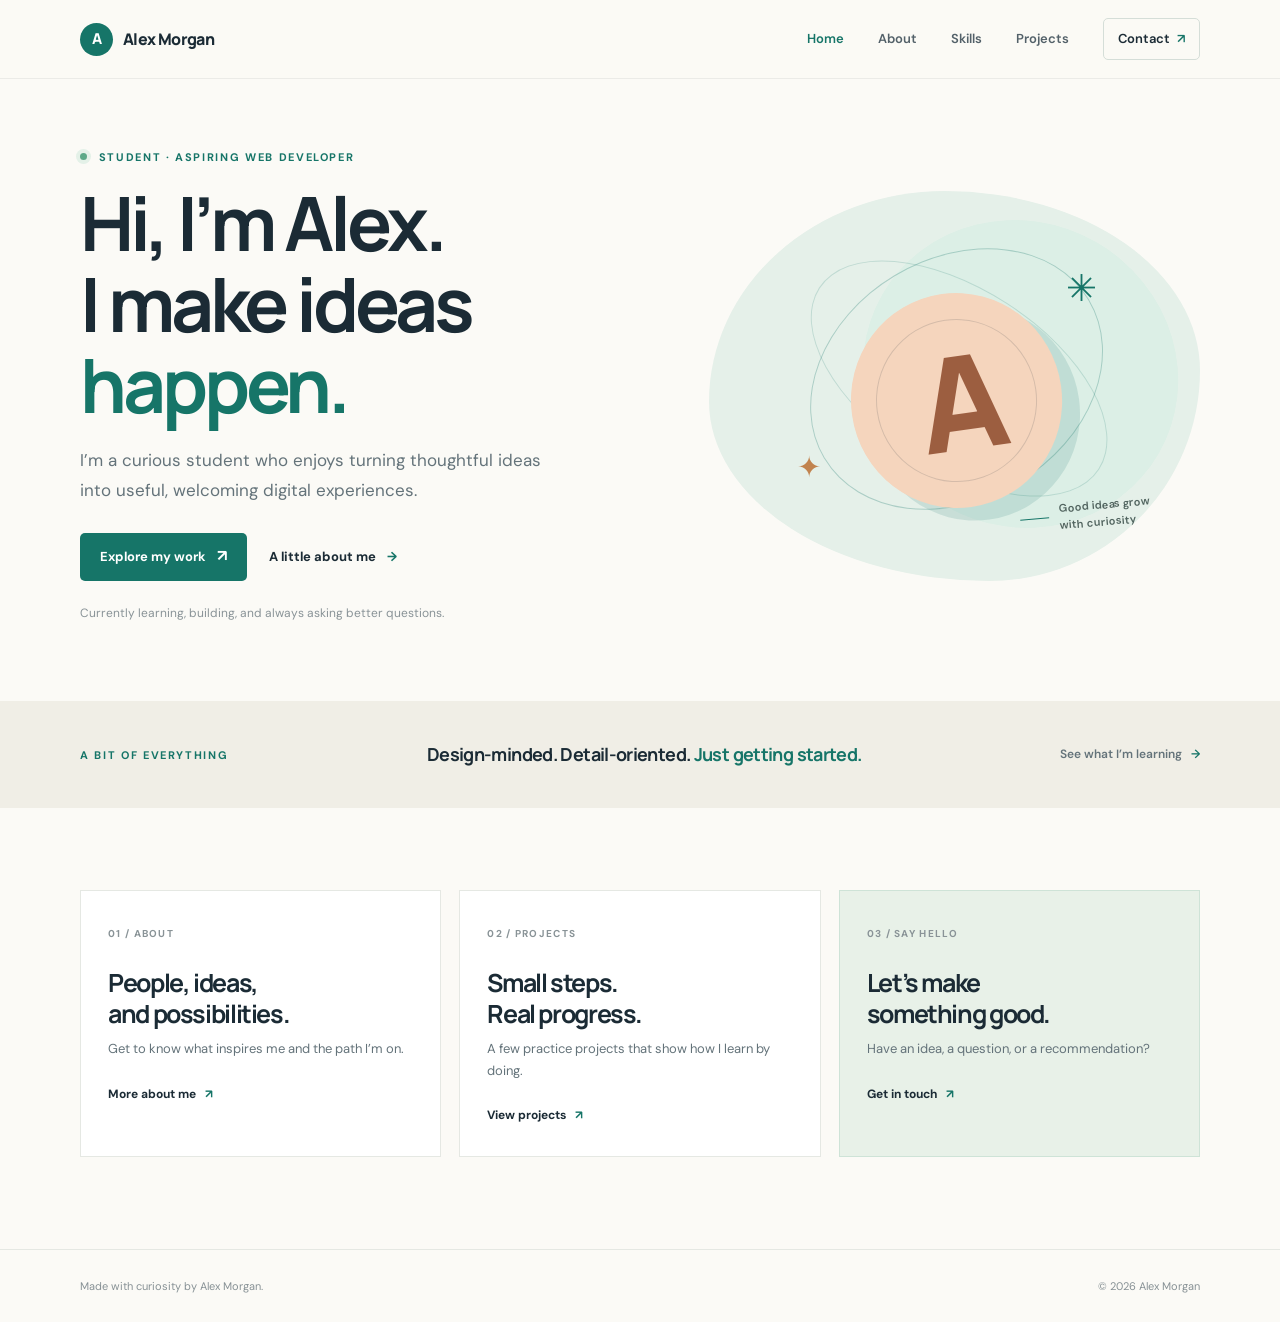
<file: index.html>
<!doctype html>
<html lang="en">
<head>
  <meta charset="utf-8">
  <meta name="viewport" content="width=device-width, initial-scale=1">
  <meta name="description" content="Alex Morgan's personal portfolio: a student, creative problem solver, and aspiring web developer.">
  <title>Alex Morgan | Home</title>
  <link rel="preconnect" href="https://fonts.googleapis.com">
  <link rel="preconnect" href="https://fonts.gstatic.com" crossorigin>
  <link href="https://fonts.googleapis.com/css2?family=DM+Sans:wght@400;500;600;700&family=Manrope:wght@400;500;600;700;800&display=swap" rel="stylesheet">
  <link rel="stylesheet" href="style.css">
  <script src="script.js" defer></script>
</head>
<body>
  <a class="skip-link" href="#main">Skip to content</a>
  <header class="site-header">
    <div class="container header-inner">
      <a class="brand" href="index.html" aria-label="Alex Morgan home"><span class="brand-mark">A</span> Alex Morgan</a>
      <button class="menu-toggle" type="button" aria-expanded="false" aria-controls="site-nav">
        <span class="menu-icon" aria-hidden="true"></span><span class="sr-only">Toggle navigation</span>
      </button>
      <nav class="site-nav" id="site-nav" aria-label="Main navigation">
        <a href="index.html" aria-current="page">Home</a>
        <a href="about.html">About</a>
        <a href="skills.html">Skills</a>
        <a href="projects.html">Projects</a>
        <a class="nav-contact" href="contact.html">Contact <span aria-hidden="true">↗</span></a>
      </nav>
    </div>
  </header>
  <main id="main">
    <section class="hero container">
      <div class="hero-copy">
        <p class="eyebrow"><span class="status-dot"></span> Student · Aspiring web developer</p>
        <h1>Hi, I’m Alex.<br>I make ideas <span class="text-accent">happen.</span></h1>
        <p class="hero-intro">I’m a curious student who enjoys turning thoughtful ideas into useful, welcoming digital experiences.</p>
        <div class="button-row">
          <a class="button button-primary" href="projects.html">Explore my work <span aria-hidden="true">↗</span></a>
          <a class="button button-text" href="about.html">A little about me <span aria-hidden="true">→</span></a>
        </div>
        <p class="hero-note">Currently learning, building, and always asking better questions.</p>
      </div>
      <div class="hero-art" aria-label="Abstract illustration representing creativity">
        <div class="art-orbit orbit-one"></div>
        <div class="art-orbit orbit-two"></div>
        <div class="art-sun"><span>A</span></div>
        <span class="art-spark spark-one" aria-hidden="true">✳</span>
        <span class="art-spark spark-two" aria-hidden="true">✦</span>
        <div class="art-caption"><span class="caption-line"></span><span>Good ideas grow<br>with curiosity.</span></div>
      </div>
    </section>
    <section class="intro-strip">
      <div class="container intro-strip-inner">
        <p class="eyebrow">A bit of everything</p>
        <p>Design-minded. Detail-oriented. <span>Just getting started.</span></p>
        <a href="skills.html" aria-label="See my skills">See what I’m learning <span aria-hidden="true">→</span></a>
      </div>
    </section>
    <section class="container home-cards section-spacing">
      <article class="home-card">
        <span class="card-number">01 / ABOUT</span>
        <h2>People, ideas,<br>and possibilities.</h2>
        <p>Get to know what inspires me and the path I’m on.</p>
        <a class="arrow-link" href="about.html">More about me <span aria-hidden="true">↗</span></a>
      </article>
      <article class="home-card">
        <span class="card-number">02 / PROJECTS</span>
        <h2>Small steps.<br>Real progress.</h2>
        <p>A few practice projects that show how I learn by doing.</p>
        <a class="arrow-link" href="projects.html">View projects <span aria-hidden="true">↗</span></a>
      </article>
      <article class="home-card card-highlight">
        <span class="card-number">03 / SAY HELLO</span>
        <h2>Let’s make<br>something good.</h2>
        <p>Have an idea, a question, or a recommendation?</p>
        <a class="arrow-link" href="contact.html">Get in touch <span aria-hidden="true">↗</span></a>
      </article>
    </section>
  </main>
  <footer class="site-footer">
    <div class="container footer-inner">
      <p>Made with curiosity by Alex Morgan.</p>
      <p>© <span data-current-year>2026</span> Alex Morgan</p>
    </div>
  </footer>
</body>
</html>
</file>
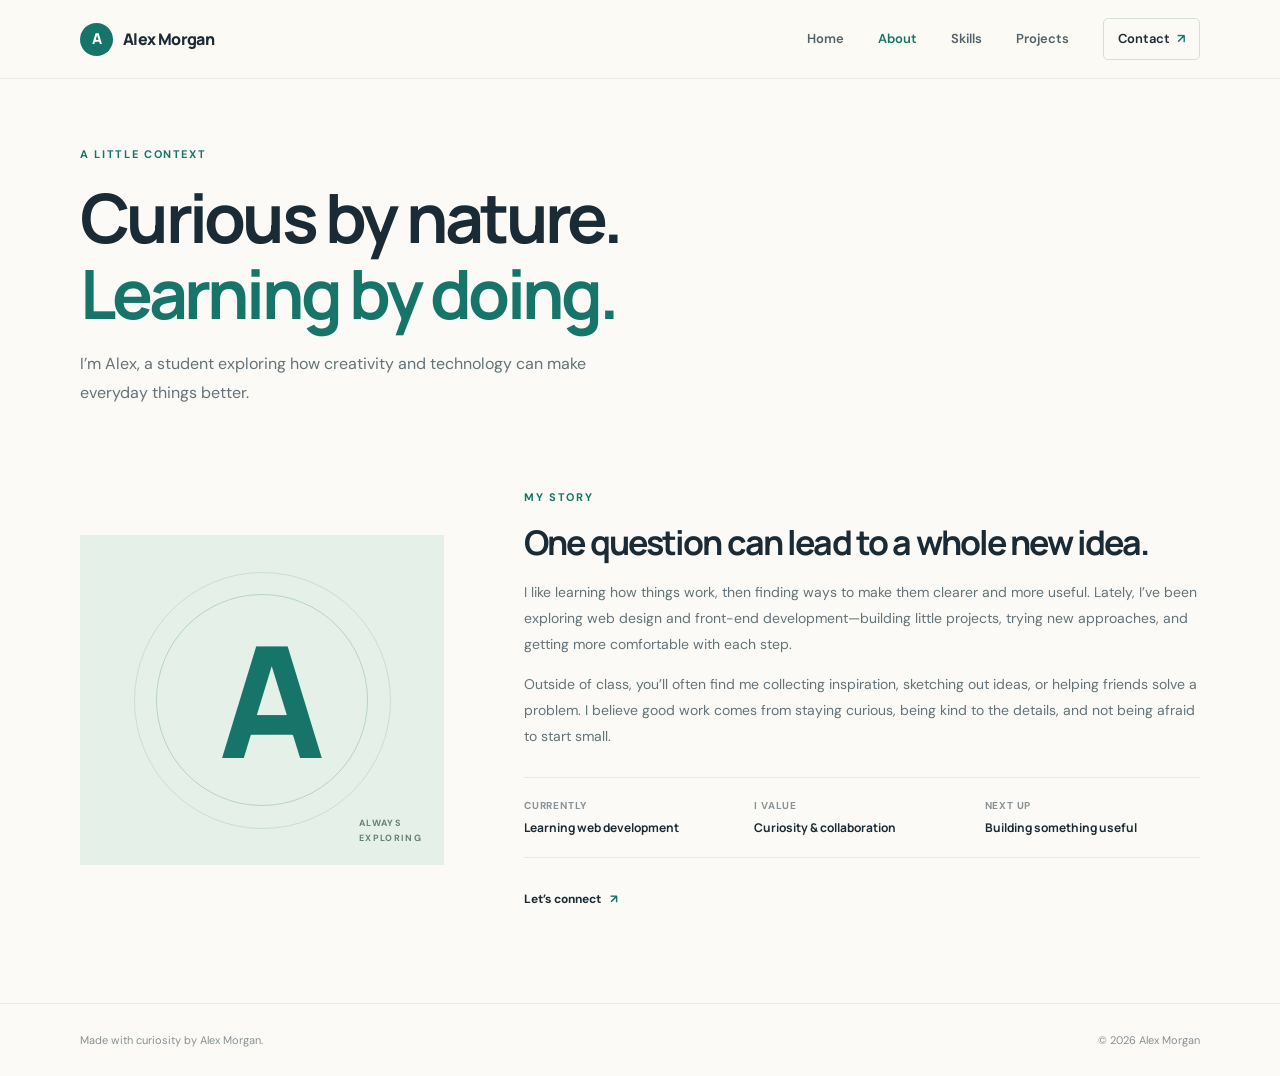
<file: about.html>
<!doctype html>
<html lang="en">
<head>
  <meta charset="utf-8">
  <meta name="viewport" content="width=device-width, initial-scale=1">
  <meta name="description" content="Learn about Alex Morgan, a student exploring design, technology, and web development.">
  <title>Alex Morgan | About</title>
  <link rel="preconnect" href="https://fonts.googleapis.com">
  <link rel="preconnect" href="https://fonts.gstatic.com" crossorigin>
  <link href="https://fonts.googleapis.com/css2?family=DM+Sans:wght@400;500;600;700&family=Manrope:wght@400;500;600;700;800&display=swap" rel="stylesheet">
  <link rel="stylesheet" href="style.css">
  <script src="script.js" defer></script>
</head>
<body>
  <a class="skip-link" href="#main">Skip to content</a>
  <header class="site-header">
    <div class="container header-inner">
      <a class="brand" href="index.html" aria-label="Alex Morgan home"><span class="brand-mark">A</span> Alex Morgan</a>
      <button class="menu-toggle" type="button" aria-expanded="false" aria-controls="site-nav">
        <span class="menu-icon" aria-hidden="true"></span><span class="sr-only">Toggle navigation</span>
      </button>
      <nav class="site-nav" id="site-nav" aria-label="Main navigation">
        <a href="index.html">Home</a>
        <a href="about.html" aria-current="page">About</a>
        <a href="skills.html">Skills</a>
        <a href="projects.html">Projects</a>
        <a class="nav-contact" href="contact.html">Contact <span aria-hidden="true">↗</span></a>
      </nav>
    </div>
  </header>
  <main id="main" class="container page-main">
    <section class="page-heading">
      <p class="eyebrow">A little context</p>
      <h1>Curious by nature.<br><span class="text-accent">Learning by doing.</span></h1>
      <p class="page-lede">I’m Alex, a student exploring how creativity and technology can make everyday things better.</p>
    </section>
    <section class="about-layout section-spacing">
      <div class="about-monogram" aria-label="Decorative A monogram"><span>A</span><small>ALWAYS<br>EXPLORING</small></div>
      <div class="about-copy">
        <p class="eyebrow">My story</p>
        <h2>One question can lead to a whole new idea.</h2>
        <p>I like learning how things work, then finding ways to make them clearer and more useful. Lately, I’ve been exploring web design and front-end development—building little projects, trying new approaches, and getting more comfortable with each step.</p>
        <p>Outside of class, you’ll often find me collecting inspiration, sketching out ideas, or helping friends solve a problem. I believe good work comes from staying curious, being kind to the details, and not being afraid to start small.</p>
        <div class="about-facts">
          <div><span class="fact-label">Currently</span><strong>Learning web development</strong></div>
          <div><span class="fact-label">I value</span><strong>Curiosity &amp; collaboration</strong></div>
          <div><span class="fact-label">Next up</span><strong>Building something useful</strong></div>
        </div>
        <a class="arrow-link" href="contact.html">Let’s connect <span aria-hidden="true">↗</span></a>
      </div>
    </section>
  </main>
  <footer class="site-footer">
    <div class="container footer-inner">
      <p>Made with curiosity by Alex Morgan.</p>
      <p>© <span data-current-year>2026</span> Alex Morgan</p>
    </div>
  </footer>
</body>
</html>
</file>
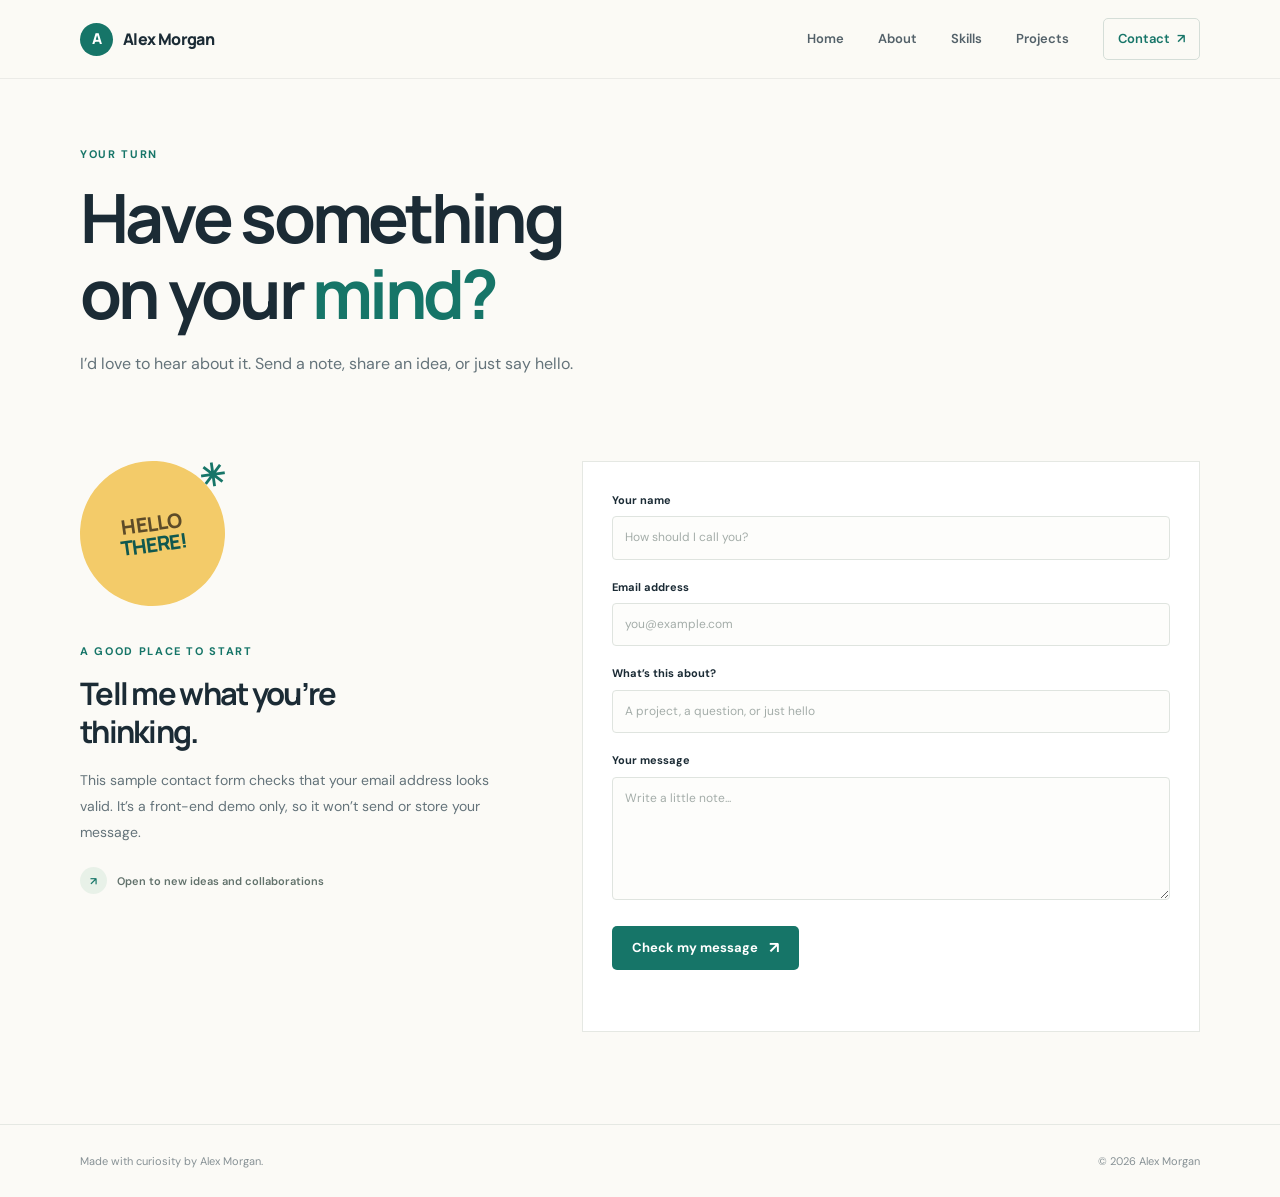
<file: contact.html>
<!doctype html>
<html lang="en">
<head>
  <meta charset="utf-8">
  <meta name="viewport" content="width=device-width, initial-scale=1">
  <meta name="description" content="Contact Alex Morgan to share an idea, ask a question, or talk about a project.">
  <title>Alex Morgan | Contact</title>
  <link rel="preconnect" href="https://fonts.googleapis.com">
  <link rel="preconnect" href="https://fonts.gstatic.com" crossorigin>
  <link href="https://fonts.googleapis.com/css2?family=DM+Sans:wght@400;500;600;700&family=Manrope:wght@400;500;600;700;800&display=swap" rel="stylesheet">
  <link rel="stylesheet" href="style.css">
  <script src="script.js" defer></script>
</head>
<body>
  <a class="skip-link" href="#main">Skip to content</a>
  <header class="site-header">
    <div class="container header-inner">
      <a class="brand" href="index.html" aria-label="Alex Morgan home"><span class="brand-mark">A</span> Alex Morgan</a>
      <button class="menu-toggle" type="button" aria-expanded="false" aria-controls="site-nav">
        <span class="menu-icon" aria-hidden="true"></span><span class="sr-only">Toggle navigation</span>
      </button>
      <nav class="site-nav" id="site-nav" aria-label="Main navigation">
        <a href="index.html">Home</a>
        <a href="about.html">About</a>
        <a href="skills.html">Skills</a>
        <a href="projects.html">Projects</a>
        <a class="nav-contact" href="contact.html" aria-current="page">Contact <span aria-hidden="true">↗</span></a>
      </nav>
    </div>
  </header>
  <main id="main" class="container page-main">
    <section class="page-heading">
      <p class="eyebrow">Your turn</p>
      <h1>Have something<br>on your <span class="text-accent">mind?</span></h1>
      <p class="page-lede">I’d love to hear about it. Send a note, share an idea, or just say hello.</p>
    </section>
    <section class="contact-layout section-spacing">
      <div class="contact-aside">
        <div class="contact-sticker" aria-hidden="true">HELLO<br><span>THERE!</span><b>✳</b></div>
        <p class="eyebrow">A good place to start</p>
        <h2>Tell me what you’re thinking.</h2>
        <p>This sample contact form checks that your email address looks valid. It’s a front-end demo only, so it won’t send or store your message.</p>
        <div class="contact-detail"><span class="detail-icon" aria-hidden="true">↗</span><span>Open to new ideas and collaborations</span></div>
      </div>
      <form class="contact-form" id="contact-form">
        <div class="form-row">
          <label for="name">Your name</label>
          <input id="name" name="name" type="text" autocomplete="name" placeholder="How should I call you?" required>
        </div>
        <div class="form-row">
          <label for="email">Email address</label>
          <input id="email" name="email" type="email" autocomplete="email" placeholder="you@example.com" required>
        </div>
        <div class="form-row">
          <label for="subject">What’s this about?</label>
          <input id="subject" name="subject" type="text" placeholder="A project, a question, or just hello">
        </div>
        <div class="form-row">
          <label for="message">Your message</label>
          <textarea id="message" name="message" rows="5" placeholder="Write a little note..." required></textarea>
        </div>
        <button class="button button-primary form-submit" type="submit">Check my message <span aria-hidden="true">↗</span></button>
        <p class="form-status" id="form-status" role="status" aria-live="polite"></p>
      </form>
    </section>
  </main>
  <footer class="site-footer">
    <div class="container footer-inner">
      <p>Made with curiosity by Alex Morgan.</p>
      <p>© <span data-current-year>2026</span> Alex Morgan</p>
    </div>
  </footer>
</body>
</html>
</file>
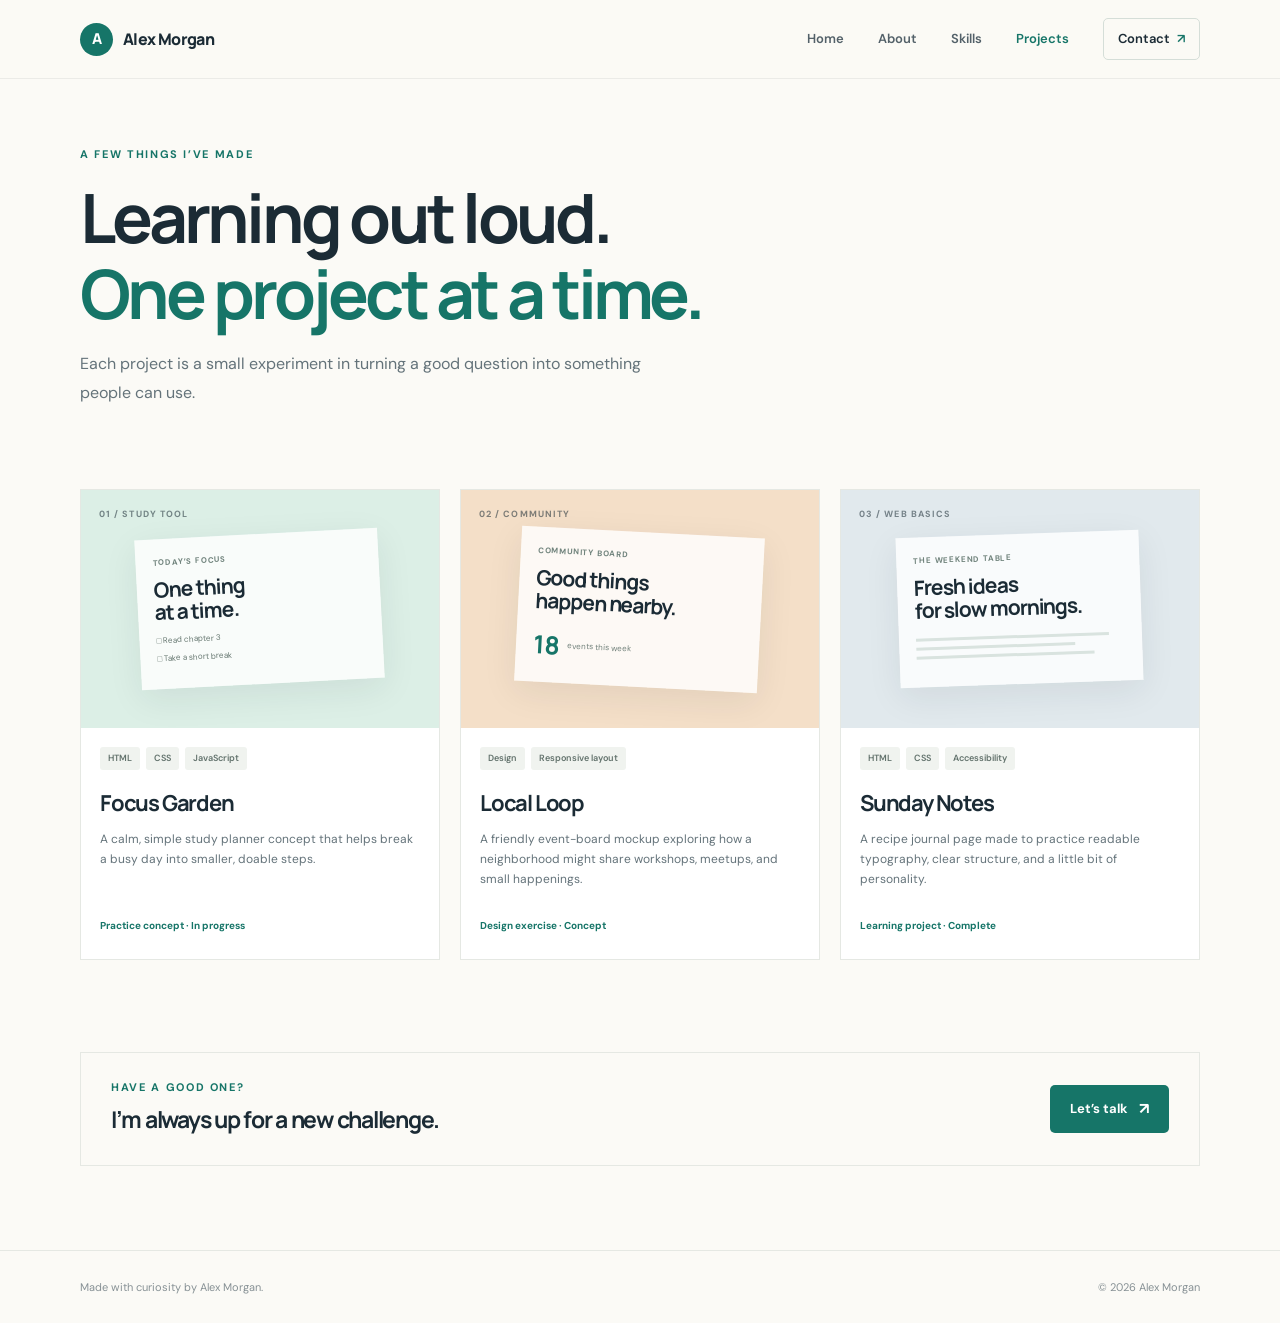
<file: projects.html>
<!doctype html>
<html lang="en">
<head>
  <meta charset="utf-8">
  <meta name="viewport" content="width=device-width, initial-scale=1">
  <meta name="description" content="A selection of Alex Morgan's student practice projects in web development and design.">
  <title>Alex Morgan | Projects</title>
  <link rel="preconnect" href="https://fonts.googleapis.com">
  <link rel="preconnect" href="https://fonts.gstatic.com" crossorigin>
  <link href="https://fonts.googleapis.com/css2?family=DM+Sans:wght@400;500;600;700&family=Manrope:wght@400;500;600;700;800&display=swap" rel="stylesheet">
  <link rel="stylesheet" href="style.css">
  <script src="script.js" defer></script>
</head>
<body>
  <a class="skip-link" href="#main">Skip to content</a>
  <header class="site-header">
    <div class="container header-inner">
      <a class="brand" href="index.html" aria-label="Alex Morgan home"><span class="brand-mark">A</span> Alex Morgan</a>
      <button class="menu-toggle" type="button" aria-expanded="false" aria-controls="site-nav">
        <span class="menu-icon" aria-hidden="true"></span><span class="sr-only">Toggle navigation</span>
      </button>
      <nav class="site-nav" id="site-nav" aria-label="Main navigation">
        <a href="index.html">Home</a>
        <a href="about.html">About</a>
        <a href="skills.html">Skills</a>
        <a href="projects.html" aria-current="page">Projects</a>
        <a class="nav-contact" href="contact.html">Contact <span aria-hidden="true">↗</span></a>
      </nav>
    </div>
  </header>
  <main id="main" class="container page-main">
    <section class="page-heading">
      <p class="eyebrow">A few things I’ve made</p>
      <h1>Learning out loud.<br><span class="text-accent">One project at a time.</span></h1>
      <p class="page-lede">Each project is a small experiment in turning a good question into something people can use.</p>
    </section>
    <section class="project-grid section-spacing">
      <article class="project-card">
        <div class="project-art project-art-one"><span class="project-art-label">01 / STUDY TOOL</span><div class="study-preview"><span>today’s focus</span><strong>One thing<br>at a time.</strong><i>□ Read chapter 3</i><i>□ Take a short break</i></div></div>
        <div class="project-info"><div class="project-tags"><span>HTML</span><span>CSS</span><span>JavaScript</span></div><h2>Focus Garden</h2><p>A calm, simple study planner concept that helps break a busy day into smaller, doable steps.</p><span class="project-status">Practice concept · In progress</span></div>
      </article>
      <article class="project-card">
        <div class="project-art project-art-two"><span class="project-art-label">02 / COMMUNITY</span><div class="event-preview"><span>COMMUNITY BOARD</span><strong>Good things<br>happen nearby.</strong><div><b>18</b><small>events this week</small></div></div></div>
        <div class="project-info"><div class="project-tags"><span>Design</span><span>Responsive layout</span></div><h2>Local Loop</h2><p>A friendly event-board mockup exploring how a neighborhood might share workshops, meetups, and small happenings.</p><span class="project-status">Design exercise · Concept</span></div>
      </article>
      <article class="project-card">
        <div class="project-art project-art-three"><span class="project-art-label">03 / WEB BASICS</span><div class="recipe-preview"><span>THE WEEKEND TABLE</span><strong>Fresh ideas<br>for slow mornings.</strong><div class="recipe-lines"><i></i><i></i><i></i></div></div></div>
        <div class="project-info"><div class="project-tags"><span>HTML</span><span>CSS</span><span>Accessibility</span></div><h2>Sunday Notes</h2><p>A recipe journal page made to practice readable typography, clear structure, and a little bit of personality.</p><span class="project-status">Learning project · Complete</span></div>
      </article>
    </section>
    <section class="project-cta">
      <div><p class="eyebrow">Have a good one?</p><h2>I’m always up for a new challenge.</h2></div>
      <a class="button button-primary" href="contact.html">Let’s talk <span aria-hidden="true">↗</span></a>
    </section>
  </main>
  <footer class="site-footer">
    <div class="container footer-inner">
      <p>Made with curiosity by Alex Morgan.</p>
      <p>© <span data-current-year>2026</span> Alex Morgan</p>
    </div>
  </footer>
</body>
</html>
</file>
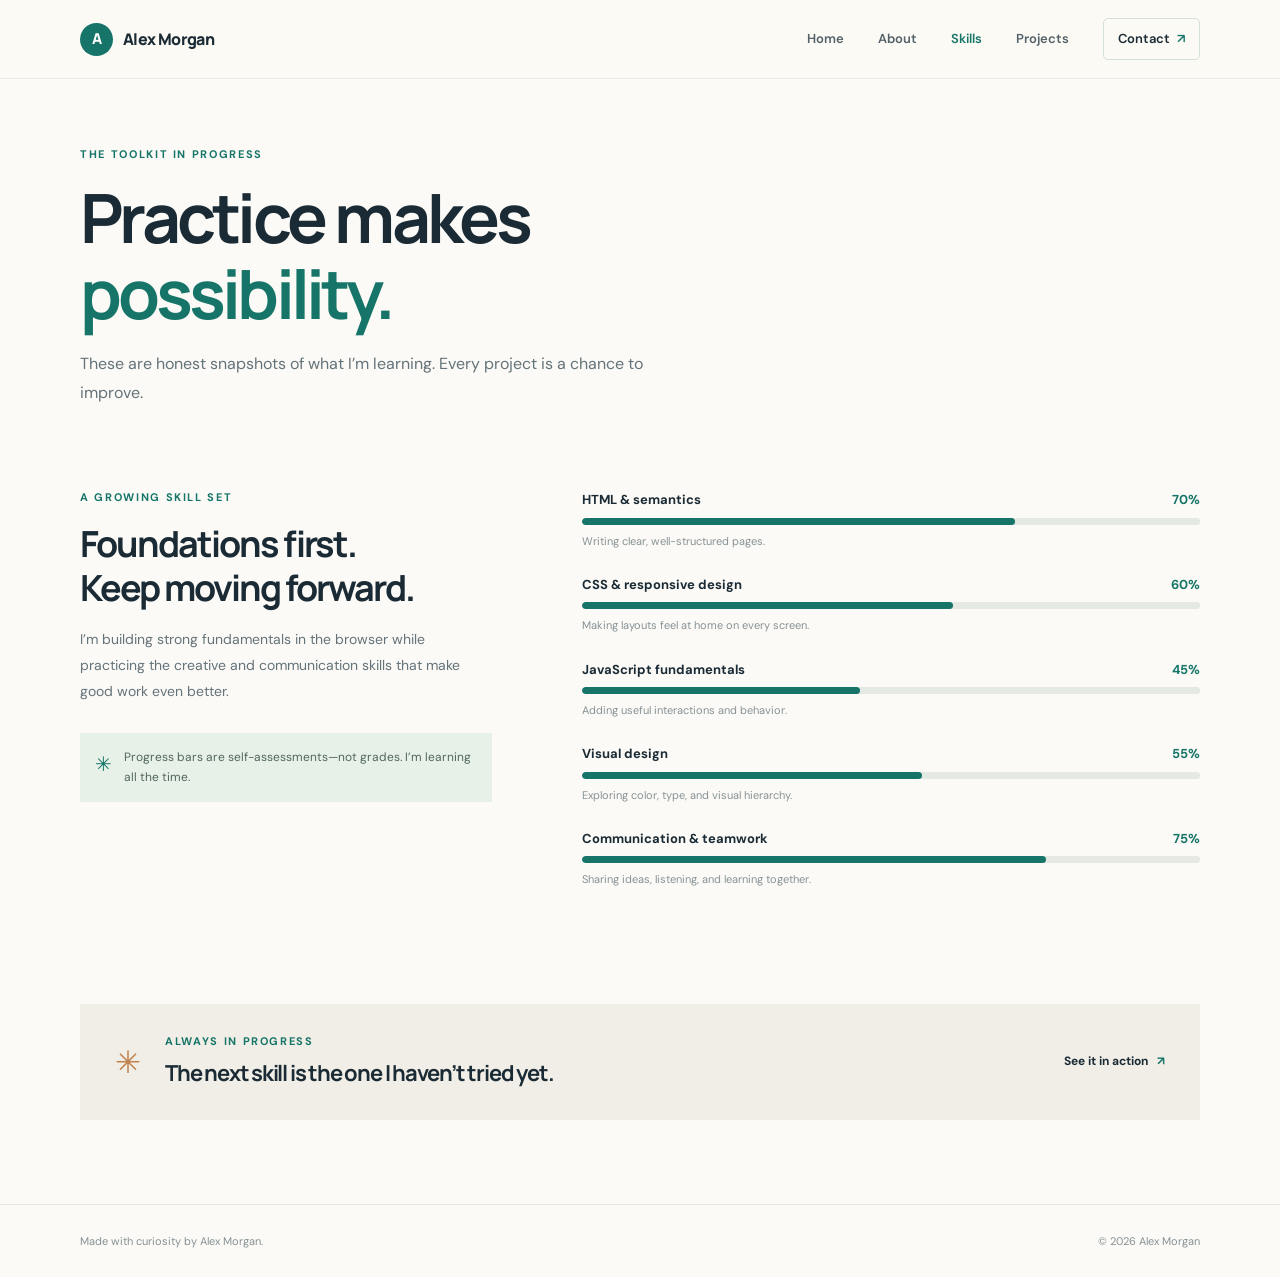
<file: skills.html>
<!doctype html>
<html lang="en">
<head>
  <meta charset="utf-8">
  <meta name="viewport" content="width=device-width, initial-scale=1">
  <meta name="description" content="Explore Alex Morgan's developing skills in web development, design, and collaboration.">
  <title>Alex Morgan | Skills</title>
  <link rel="preconnect" href="https://fonts.googleapis.com">
  <link rel="preconnect" href="https://fonts.gstatic.com" crossorigin>
  <link href="https://fonts.googleapis.com/css2?family=DM+Sans:wght@400;500;600;700&family=Manrope:wght@400;500;600;700;800&display=swap" rel="stylesheet">
  <link rel="stylesheet" href="style.css">
  <script src="script.js" defer></script>
</head>
<body>
  <a class="skip-link" href="#main">Skip to content</a>
  <header class="site-header">
    <div class="container header-inner">
      <a class="brand" href="index.html" aria-label="Alex Morgan home"><span class="brand-mark">A</span> Alex Morgan</a>
      <button class="menu-toggle" type="button" aria-expanded="false" aria-controls="site-nav">
        <span class="menu-icon" aria-hidden="true"></span><span class="sr-only">Toggle navigation</span>
      </button>
      <nav class="site-nav" id="site-nav" aria-label="Main navigation">
        <a href="index.html">Home</a>
        <a href="about.html">About</a>
        <a href="skills.html" aria-current="page">Skills</a>
        <a href="projects.html">Projects</a>
        <a class="nav-contact" href="contact.html">Contact <span aria-hidden="true">↗</span></a>
      </nav>
    </div>
  </header>
  <main id="main" class="container page-main">
    <section class="page-heading">
      <p class="eyebrow">The toolkit in progress</p>
      <h1>Practice makes<br><span class="text-accent">possibility.</span></h1>
      <p class="page-lede">These are honest snapshots of what I’m learning. Every project is a chance to improve.</p>
    </section>
    <section class="skills-layout section-spacing">
      <div class="skills-intro">
        <p class="eyebrow">A growing skill set</p>
        <h2>Foundations first.<br>Keep moving forward.</h2>
        <p>I’m building strong fundamentals in the browser while practicing the creative and communication skills that make good work even better.</p>
        <div class="skills-note"><span aria-hidden="true">✳</span><p>Progress bars are self-assessments—not grades. I’m learning all the time.</p></div>
      </div>
      <div class="skill-list">
        <div class="skill-item">
          <div class="skill-label"><span>HTML &amp; semantics</span><span>70%</span></div>
          <progress value="70" max="100" aria-label="HTML and semantics: 70 percent">70%</progress>
          <p>Writing clear, well-structured pages.</p>
        </div>
        <div class="skill-item">
          <div class="skill-label"><span>CSS &amp; responsive design</span><span>60%</span></div>
          <progress value="60" max="100" aria-label="CSS and responsive design: 60 percent">60%</progress>
          <p>Making layouts feel at home on every screen.</p>
        </div>
        <div class="skill-item">
          <div class="skill-label"><span>JavaScript fundamentals</span><span>45%</span></div>
          <progress value="45" max="100" aria-label="JavaScript fundamentals: 45 percent">45%</progress>
          <p>Adding useful interactions and behavior.</p>
        </div>
        <div class="skill-item">
          <div class="skill-label"><span>Visual design</span><span>55%</span></div>
          <progress value="55" max="100" aria-label="Visual design: 55 percent">55%</progress>
          <p>Exploring color, type, and visual hierarchy.</p>
        </div>
        <div class="skill-item">
          <div class="skill-label"><span>Communication &amp; teamwork</span><span>75%</span></div>
          <progress value="75" max="100" aria-label="Communication and teamwork: 75 percent">75%</progress>
          <p>Sharing ideas, listening, and learning together.</p>
        </div>
      </div>
    </section>
    <section class="learning-banner">
      <span class="banner-star" aria-hidden="true">✳</span>
      <div><p class="eyebrow">Always in progress</p><h2>The next skill is the one I haven’t tried yet.</h2></div>
      <a class="arrow-link" href="projects.html">See it in action <span aria-hidden="true">↗</span></a>
    </section>
  </main>
  <footer class="site-footer">
    <div class="container footer-inner">
      <p>Made with curiosity by Alex Morgan.</p>
      <p>© <span data-current-year>2026</span> Alex Morgan</p>
    </div>
  </footer>
</body>
</html>
</file>
<file: style.css>
:root {
  color-scheme: light;
  --ink: #1b2b35;
  --muted: #64737a;
  --paper: #fbfaf6;
  --white: #fff;
  --line: #e5e8e3;
  --teal: #167568;
  --teal-dark: #10584f;
  --mint: #dcefe6;
  --peach: #f5d5bd;
  --yellow: #f3cb69;
  --display: "Manrope", "Segoe UI", sans-serif;
  --body: "DM Sans", "Segoe UI", sans-serif;
}

* { box-sizing: border-box; }
html { scroll-behavior: smooth; }
body { margin: 0; background: var(--paper); color: var(--ink); font-family: var(--body); font-size: 16px; line-height: 1.65; }
a { color: inherit; text-decoration: none; }
button, input, textarea { font: inherit; }
button, a { -webkit-tap-highlight-color: transparent; }
img { display: block; max-width: 100%; }
.container { width: min(1120px, calc(100% - 48px)); margin-inline: auto; }
.sr-only { position: absolute; width: 1px; height: 1px; padding: 0; margin: -1px; overflow: hidden; clip: rect(0, 0, 0, 0); white-space: nowrap; border: 0; }
.skip-link { position: absolute; z-index: 20; top: 8px; left: 8px; padding: 10px 14px; transform: translateY(-160%); background: var(--ink); color: var(--white); border-radius: 6px; }
.skip-link:focus { transform: translateY(0); }
.site-header { position: relative; z-index: 5; border-bottom: 1px solid rgba(27, 43, 53, .07); background: rgba(251, 250, 246, .92); }
.header-inner { min-height: 78px; display: flex; align-items: center; justify-content: space-between; gap: 24px; }
.brand { display: inline-flex; align-items: center; gap: 10px; font-family: var(--display); font-size: 16px; font-weight: 800; letter-spacing: -.04em; }
.brand-mark { display: grid; width: 33px; height: 33px; place-items: center; border-radius: 50%; background: var(--teal); color: var(--white); font-size: 15px; }
.site-nav { display: flex; align-items: center; gap: 34px; }
.site-nav a { color: #536169; font-size: 13px; font-weight: 600; transition: color .2s ease; }
.site-nav a:hover, .site-nav a[aria-current="page"] { color: var(--teal); }
.site-nav .nav-contact { padding: 9px 14px; border: 1px solid #d5ded8; border-radius: 5px; color: var(--ink); }
.nav-contact span { margin-left: 4px; color: var(--teal); }
.menu-toggle { display: none; }
.hero { min-height: 548px; display: grid; grid-template-columns: 1fr .86fr; align-items: center; gap: 58px; padding-block: 70px 78px; }
.eyebrow { margin: 0 0 16px; color: var(--teal); font-size: 11px; font-weight: 700; letter-spacing: .15em; line-height: 1.5; text-transform: uppercase; }
.status-dot { display: inline-block; width: 7px; height: 7px; margin-right: 7px; border-radius: 50%; background: #5da988; vertical-align: 1px; box-shadow: 0 0 0 4px #e4f1e8; }
h1, h2, p { margin-top: 0; }
h1, h2 { font-family: var(--display); letter-spacing: -.055em; }
.hero h1 { margin-bottom: 20px; font-size: clamp(48px, 6vw, 75px); font-weight: 700; line-height: 1.08; }
.text-accent { color: var(--teal); }
.hero-intro { max-width: 475px; margin-bottom: 27px; color: var(--muted); font-size: 17px; line-height: 1.8; }
.button-row { display: flex; flex-wrap: wrap; align-items: center; gap: 22px; }
.button { display: inline-flex; min-height: 48px; align-items: center; justify-content: center; gap: 11px; padding: 0 20px; border: 0; border-radius: 5px; cursor: pointer; font-size: 13px; font-weight: 700; transition: transform .2s ease, background .2s ease; }
.button:hover { transform: translateY(-2px); }
.button-primary { background: var(--teal); color: var(--white); }
.button-primary:hover { background: var(--teal-dark); }
.button-primary span { font-size: 16px; }
.button-text { min-height: 40px; padding: 0; color: var(--ink); }
.button-text span, .arrow-link span { color: var(--teal); }
.hero-note { margin: 23px 0 0; color: #899397; font-size: 12px; }
.hero-art { position: relative; min-height: 390px; overflow: hidden; border-radius: 48% 52% 43% 57% / 54% 46% 54% 46%; background: #e5f0e9; }
.hero-art::before { position: absolute; top: 8%; right: 4%; width: 65%; height: 78%; border-radius: 50%; background: var(--mint); content: ""; transform: rotate(30deg); }
.art-orbit { position: absolute; z-index: 1; top: 17%; left: 19%; width: 63%; height: 62%; border: 1px solid rgba(22, 117, 104, .28); border-radius: 50%; transform: rotate(-31deg); }
.orbit-two { top: 25%; left: 17%; width: 68%; height: 46%; border-color: rgba(22, 117, 104, .18); transform: rotate(33deg); }
.art-sun { position: absolute; z-index: 2; top: 26%; left: 29%; display: grid; width: 43%; aspect-ratio: 1; place-items: center; border-radius: 50%; background: var(--peach); box-shadow: 16px 15px 0 rgba(22, 117, 104, .14); transform: rotate(-8deg); }
.art-sun::after { position: absolute; inset: 12%; border: 1px solid rgba(27, 43, 53, .15); border-radius: 50%; content: ""; }
.art-sun span { color: #9c5e40; font-family: var(--display); font-size: clamp(76px, 11vw, 130px); font-weight: 800; letter-spacing: -.1em; }
.art-spark { position: absolute; z-index: 3; color: var(--teal); }
.spark-one { top: 17%; right: 21%; font-size: 37px; }
.spark-two { bottom: 23%; left: 18%; color: #c1834e; font-size: 29px; }
.art-caption { position: absolute; z-index: 2; right: 10%; bottom: 13%; display: flex; align-items: center; gap: 10px; color: #51645f; font-size: 11px; font-weight: 600; line-height: 1.5; transform: rotate(-5deg); }
.caption-line { width: 29px; height: 1px; background: var(--teal); }
.intro-strip { background: #f0eee6; }
.intro-strip-inner { min-height: 107px; display: flex; align-items: center; justify-content: space-between; gap: 24px; }
.intro-strip .eyebrow { margin: 0; }
.intro-strip-inner > p:nth-child(2) { margin: 0; font-family: var(--display); font-size: 18px; font-weight: 700; letter-spacing: -.035em; }
.intro-strip-inner > p:nth-child(2) span { color: var(--teal); }
.intro-strip a { color: var(--muted); font-size: 12px; font-weight: 600; }
.intro-strip a span { margin-left: 6px; color: var(--teal); }
.section-spacing { margin-top: 82px; margin-bottom: 92px; }
.home-cards { display: grid; grid-template-columns: repeat(3, 1fr); gap: 18px; }
.home-card { min-height: 255px; padding: 28px 27px; border: 1px solid var(--line); background: var(--white); }
.card-number { color: #899397; font-size: 10px; font-weight: 700; letter-spacing: .13em; }
.home-card h2 { margin: 22px 0 9px; font-size: 25px; line-height: 1.23; }
.home-card p { margin-bottom: 20px; color: var(--muted); font-size: 13px; }
.arrow-link { display: inline-flex; align-items: center; gap: 9px; color: var(--ink); font-size: 12px; font-weight: 700; }
.card-highlight { border-color: #cee3d7; background: #e8f1e8; }
.site-footer { border-top: 1px solid var(--line); }
.footer-inner { min-height: 72px; display: flex; align-items: center; justify-content: space-between; gap: 20px; }
.footer-inner p { margin: 0; color: #879195; font-size: 11px; }

.page-main { padding-top: 67px; }
.page-heading { max-width: 740px; }
.page-heading h1 { margin-bottom: 19px; font-size: clamp(43px, 5.7vw, 68px); font-weight: 700; line-height: 1.12; }
.page-lede { max-width: 570px; margin-bottom: 0; color: var(--muted); font-size: 16px; line-height: 1.8; }
.about-layout { display: grid; grid-template-columns: .7fr 1.3fr; align-items: center; gap: 80px; }
.about-monogram { position: relative; display: grid; min-height: 330px; place-items: center; overflow: hidden; background: #e5f0e9; }
.about-monogram::before, .about-monogram::after { position: absolute; width: 210px; height: 210px; border: 1px solid rgba(22, 117, 104, .23); border-radius: 50%; content: ""; }
.about-monogram::after { width: 255px; height: 255px; border-color: rgba(22, 117, 104, .14); }
.about-monogram > span { z-index: 1; color: var(--teal); font-family: var(--display); font-size: 155px; font-weight: 800; letter-spacing: -.13em; }
.about-monogram small { position: absolute; right: 22px; bottom: 20px; color: #668078; font-size: 9px; font-weight: 700; letter-spacing: .15em; line-height: 1.6; }
.about-copy h2, .skills-intro h2, .contact-aside h2 { margin-bottom: 17px; font-size: 34px; line-height: 1.22; }
.about-copy > p:not(.eyebrow), .skills-intro > p:not(.eyebrow), .contact-aside > p:not(.eyebrow) { color: var(--muted); font-size: 14px; line-height: 1.85; }
.about-facts { display: grid; grid-template-columns: repeat(3, 1fr); gap: 15px; margin: 27px 0; padding-block: 20px; border-block: 1px solid var(--line); }
.about-facts div { display: flex; flex-direction: column; gap: 5px; }
.fact-label { color: #899397; font-size: 10px; font-weight: 700; letter-spacing: .08em; text-transform: uppercase; }
.about-facts strong { font-family: var(--display); font-size: 12px; line-height: 1.45; }
.skills-layout { display: grid; grid-template-columns: .8fr 1.2fr; gap: 90px; }
.skills-intro h2 { font-size: 36px; }
.skills-note { display: flex; align-items: flex-start; gap: 12px; margin-top: 29px; padding: 15px; background: #e8f1e8; }
.skills-note > span { color: var(--teal); font-size: 20px; }
.skills-note p { margin: 0; color: #50665e; font-size: 12px; line-height: 1.6; }
.skill-item { margin-bottom: 24px; }
.skill-label { display: flex; justify-content: space-between; gap: 16px; margin-bottom: 7px; font-size: 13px; font-weight: 700; }
.skill-label span:last-child { color: var(--teal); }
progress { display: block; width: 100%; height: 7px; overflow: hidden; border: 0; border-radius: 10px; background: #e5e9e4; appearance: none; }
progress::-webkit-progress-bar { border-radius: 10px; background: #e5e9e4; }
progress::-webkit-progress-value { border-radius: 10px; background: var(--teal); }
progress::-moz-progress-bar { border-radius: 10px; background: var(--teal); }
.skill-item > p { margin: 7px 0 0; color: #879195; font-size: 11px; }
.learning-banner { display: flex; align-items: center; gap: 24px; margin-bottom: 84px; padding: 29px 35px; background: #f0eee6; }
.banner-star { color: #c1834e; font-size: 31px; }
.learning-banner > div { flex: 1; }
.learning-banner .eyebrow { margin-bottom: 5px; }
.learning-banner h2 { margin: 0; font-size: 22px; }
.project-grid { display: grid; grid-template-columns: repeat(3, 1fr); gap: 20px; }
.project-card { overflow: hidden; border: 1px solid var(--line); background: var(--white); }
.project-art { position: relative; display: grid; min-height: 238px; place-items: center; overflow: hidden; }
.project-art-one { background: #dcefe6; }
.project-art-two { background: #f4dfc8; }
.project-art-three { background: #e1e9ed; }
.project-art-label { position: absolute; top: 17px; left: 18px; color: rgba(27, 43, 53, .55); font-size: 9px; font-weight: 700; letter-spacing: .12em; }
.study-preview, .event-preview, .recipe-preview { width: 68%; min-height: 150px; padding: 17px; background: rgba(255,255,255,.82); box-shadow: 0 10px 35px rgba(27,43,53,.08); transform: rotate(-3deg); }
.study-preview > span, .event-preview > span, .recipe-preview > span { display: block; margin-bottom: 9px; color: #70837c; font-size: 8px; font-weight: 700; letter-spacing: .1em; text-transform: uppercase; }
.study-preview strong, .event-preview strong, .recipe-preview strong { display: block; margin-bottom: 10px; font-family: var(--display); font-size: 21px; line-height: 1.08; letter-spacing: -.05em; }
.study-preview i { display: block; margin-top: 5px; color: #667770; font-size: 8px; font-style: normal; }
.event-preview { transform: rotate(3deg); }
.event-preview > div { display: flex; align-items: center; gap: 8px; margin-top: 12px; color: var(--teal); }
.event-preview > div b { font-family: var(--display); font-size: 25px; }
.event-preview > div small { color: #71807a; font-size: 8px; }
.recipe-preview { transform: rotate(-2deg); }
.recipe-lines { display: grid; gap: 6px; margin-top: 16px; }
.recipe-lines i { display: block; width: 92%; height: 3px; background: #d9e3df; }
.recipe-lines i:nth-child(2) { width: 76%; }
.recipe-lines i:nth-child(3) { width: 85%; }
.project-info { padding: 19px 19px 22px; }
.project-tags { display: flex; flex-wrap: wrap; gap: 6px; }
.project-tags span { padding: 4px 8px; border-radius: 3px; background: #f0f3ef; color: #62726c; font-size: 9px; font-weight: 600; }
.project-info h2 { margin: 15px 0 7px; font-size: 22px; }
.project-info p { min-height: 68px; margin-bottom: 14px; color: var(--muted); font-size: 12px; line-height: 1.7; }
.project-status { color: var(--teal); font-size: 10px; font-weight: 700; }
.project-cta { display: flex; align-items: center; justify-content: space-between; gap: 25px; margin: 0 0 84px; padding: 26px 30px; border: 1px solid var(--line); }
.project-cta .eyebrow { margin-bottom: 6px; }
.project-cta h2 { margin: 0; font-size: 23px; }
.contact-layout { display: grid; grid-template-columns: .8fr 1.2fr; gap: 90px; }
.contact-sticker { position: relative; display: grid; width: 145px; height: 145px; margin-bottom: 37px; align-content: center; justify-items: center; border-radius: 50%; background: var(--yellow); color: #5d4b28; font-family: var(--display); font-size: 20px; font-weight: 800; line-height: 1.05; letter-spacing: -.04em; transform: rotate(-8deg); }
.contact-sticker span { color: var(--teal-dark); }
.contact-sticker b { position: absolute; top: 6px; right: -7px; color: var(--teal); font-size: 31px; }
.contact-aside h2 { max-width: 330px; font-size: 31px; }
.contact-detail { display: flex; align-items: center; gap: 10px; margin-top: 22px; color: #62726c; font-size: 11px; font-weight: 600; }
.detail-icon { display: grid; width: 27px; height: 27px; place-items: center; border-radius: 50%; background: #e8f1e8; color: var(--teal); }
.contact-form { padding: 29px; border: 1px solid var(--line); background: var(--white); }
.form-row { margin-bottom: 18px; }
.form-row label { display: block; margin-bottom: 7px; font-size: 11px; font-weight: 700; }
.form-row input, .form-row textarea { width: 100%; padding: 11px 12px; border: 1px solid #dfe4df; border-radius: 4px; outline: none; background: #fdfdfb; color: var(--ink); font-size: 12px; transition: border-color .2s ease, box-shadow .2s ease; }
.form-row input:focus, .form-row textarea:focus { border-color: var(--teal); box-shadow: 0 0 0 3px rgba(22,117,104,.1); }
.form-row input::placeholder, .form-row textarea::placeholder { color: #a4ada9; }
.form-row textarea { min-height: 120px; resize: vertical; }
.form-submit { min-height: 44px; }
.form-status { min-height: 20px; margin: 12px 0 0; color: var(--teal-dark); font-size: 12px; }

@media (max-width: 800px) {
  .site-nav { gap: 19px; }
  .hero { gap: 30px; }
  .hero-art { min-height: 310px; }
  .intro-strip-inner { flex-wrap: wrap; padding-block: 23px; }
  .intro-strip .eyebrow { flex-basis: 100%; }
  .about-layout, .skills-layout, .contact-layout { gap: 42px; }
  .about-monogram { min-height: 280px; }
  .project-grid { gap: 13px; }
  .project-info { padding-inline: 14px; }
}
@media (max-width: 620px) {
  .container { width: min(100% - 36px, 460px); }
  .header-inner { min-height: 68px; }
  .menu-toggle { display: grid; width: 40px; height: 40px; place-items: center; border: 1px solid var(--line); border-radius: 5px; background: transparent; cursor: pointer; }
  .menu-icon, .menu-icon::before, .menu-icon::after { display: block; width: 17px; height: 2px; background: var(--ink); transition: transform .2s ease; }
  .menu-icon { position: relative; }
  .menu-icon::before, .menu-icon::after { position: absolute; left: 0; content: ""; }
  .menu-icon::before { top: -5px; }
  .menu-icon::after { top: 5px; }
  .menu-toggle[aria-expanded="true"] .menu-icon { background: transparent; }
  .menu-toggle[aria-expanded="true"] .menu-icon::before { top: 0; transform: rotate(45deg); }
  .menu-toggle[aria-expanded="true"] .menu-icon::after { top: 0; transform: rotate(-45deg); }
  .site-nav { position: absolute; top: 68px; right: 0; left: 0; display: none; align-items: stretch; gap: 0; padding: 10px 18px 17px; border-bottom: 1px solid var(--line); background: var(--paper); box-shadow: 0 12px 18px rgba(27,43,53,.05); }
  .site-nav.is-open { display: flex; flex-direction: column; }
  .site-nav a { padding: 11px 5px; }
  .site-nav .nav-contact { margin-top: 5px; text-align: center; }
  .hero { min-height: auto; grid-template-columns: 1fr; gap: 30px; padding-block: 56px 49px; }
  .hero h1 { font-size: clamp(48px, 13vw, 67px); }
  .hero-intro { font-size: 15px; }
  .hero-art { min-height: 280px; margin-inline: 5px; }
  .art-sun span { font-size: 100px; }
  .intro-strip-inner { align-items: flex-start; gap: 12px; }
  .intro-strip-inner > p:nth-child(2) { font-size: 16px; }
  .intro-strip-inner > a { flex-basis: 100%; }
  .section-spacing { margin-top: 55px; margin-bottom: 62px; }
  .home-cards { grid-template-columns: 1fr; gap: 12px; }
  .home-card { min-height: 220px; }
  .footer-inner { min-height: 70px; flex-wrap: wrap; justify-content: center; gap: 3px 18px; padding-block: 14px; }
  .footer-inner p { font-size: 10px; }
  .page-main { padding-top: 49px; }
  .page-heading h1 { font-size: clamp(42px, 11vw, 60px); }
  .page-lede { font-size: 14px; }
  .about-layout, .skills-layout, .contact-layout { grid-template-columns: 1fr; gap: 36px; }
  .about-monogram { min-height: 250px; }
  .about-monogram > span { font-size: 135px; }
  .about-facts { gap: 9px; }
  .about-facts strong { font-size: 11px; }
  .skills-intro h2 { font-size: 31px; }
  .learning-banner { align-items: flex-start; flex-wrap: wrap; gap: 12px; margin-bottom: 60px; padding: 22px; }
  .learning-banner > div { flex-basis: calc(100% - 48px); }
  .learning-banner h2 { font-size: 19px; }
  .learning-banner > .arrow-link { margin-left: 43px; }
  .project-grid { grid-template-columns: 1fr; gap: 16px; }
  .project-art { min-height: 230px; }
  .project-info p { min-height: 0; }
  .project-cta { align-items: flex-start; flex-direction: column; margin-bottom: 60px; padding: 22px; }
  .project-cta h2 { font-size: 20px; }
  .contact-layout { gap: 25px; }
  .contact-sticker { width: 120px; height: 120px; margin-bottom: 27px; font-size: 17px; }
  .contact-form { padding: 20px; }
}
@media (prefers-reduced-motion: reduce) {
  *, *::before, *::after { scroll-behavior: auto !important; transition-duration: .01ms !important; }
}
</file>
